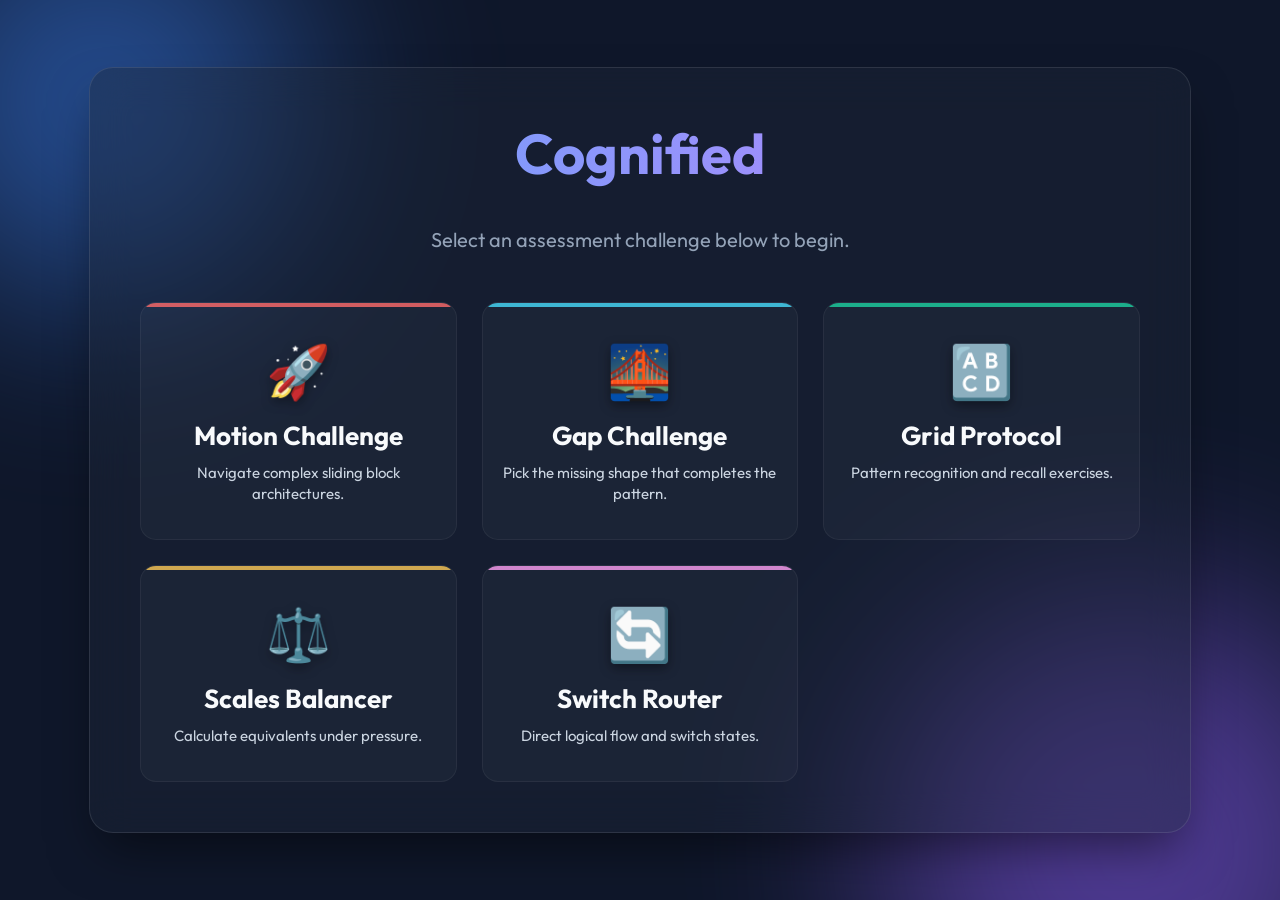
<file: index.html>
<!DOCTYPE html>
<html lang="en">
<head>
  <meta charset="UTF-8">
  <meta name="viewport" content="width=device-width, initial-scale=1.0, maximum-scale=1.0, user-scalable=no">
  <title>Assessment Hub</title>
  <link rel="stylesheet" href="css/styles.css">
  <link rel="stylesheet" href="https://fonts.googleapis.com/css2?family=Outfit:wght@400;600;800&display=swap">
</head>
<body>

<div class="background-orbs">
  <div class="orb orb-1"></div>
  <div class="orb orb-2"></div>
</div>

<div class="container">
  <header>
    <h1>Cognified</h1>
    <p>Select an assessment challenge below to begin.</p>
  </header>

  <div class="game-grid">
    <a href="games/motion.html" class="game-card" style="--accent: #ff6b6b;">
      <div class="icon">🚀</div>
      <h3>Motion Challenge</h3>
      <p>Navigate complex sliding block architectures.</p>
    </a>
    
    <a href="games/gap.html" class="game-card" style="--accent: #48dbfb;">
      <div class="icon">🌉</div>
      <h3>Gap Challenge</h3>
      <p>Pick the missing shape that completes the pattern.</p>
    </a>

    <a href="games/grid.html" class="game-card" style="--accent: #1dd1a1;">
      <div class="icon">🔠</div>
      <h3>Grid Protocol</h3>
      <p>Pattern recognition and recall exercises.</p>
    </a>

    <a href="games/scales.html" class="game-card" style="--accent: #feca57;">
      <div class="icon">⚖️</div>
      <h3>Scales Balancer</h3>
      <p>Calculate equivalents under pressure.</p>
    </a>

    <a href="games/switch.html" class="game-card" style="--accent: #ff9ff3;">
      <div class="icon">🔄</div>
      <h3>Switch Router</h3>
      <p>Direct logical flow and switch states.</p>
    </a>
  </div>
</div>

</body>
</html>
</file>
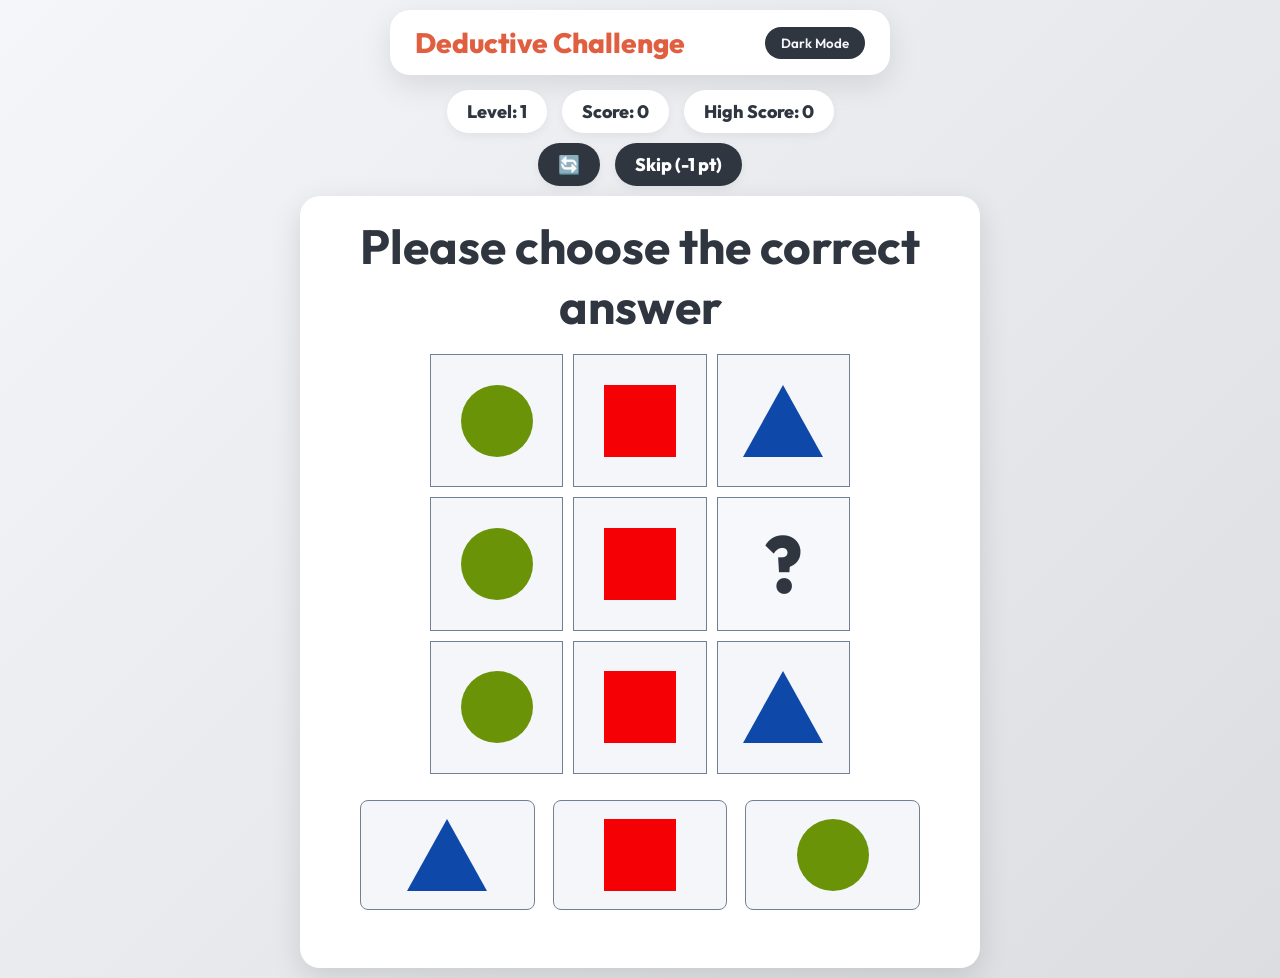
<file: games/gap.html>
<!DOCTYPE html>
<html lang="en">
<head>
  <meta charset="UTF-8">
  <meta name="viewport" content="width=device-width, initial-scale=1.0, maximum-scale=1.0, user-scalable=no">
  <link rel="stylesheet" href="../css/game.css">
  <title>Gap Challenge</title>
</head>
<body>
  <div class="header-container">
    <h2>Deductive Challenge</h2>
    <button id="theme-toggle">Dark Mode</button>
  </div>

  <div class="stats-container">
    <p id="level-display">Level: 1</p>
    <p id="score-display">Score: 0</p>
    <p id="highscore-display">High Score: 0</p>
  </div>

  <div class="stats-container">
    <button id="restart-btn" class="skip-btn" title="Restart Challenge" aria-label="Restart Challenge">🔄</button>
    <button id="skip-btn" class="skip-btn">Skip (-1 pt)</button>
  </div>

  <section class="deductive-panel" aria-live="polite">
    <h3 class="deductive-title">Please choose the correct answer</h3>

    <div id="deductive-grid" class="deductive-grid"></div>

    <div id="deductive-options" class="deductive-options"></div>

    <p id="feedback" class="gap-feedback"></p>
  </section>

  <div id="level-overlay" class="overlay">
    <div class="overlay-content">
      <h3 id="overlay-message">Correct!</h3>
      <button id="next-level-btn">Next Puzzle</button>
    </div>
  </div>

  <script src="../js/games/gap.js"></script>
</body>
</html>
</file>
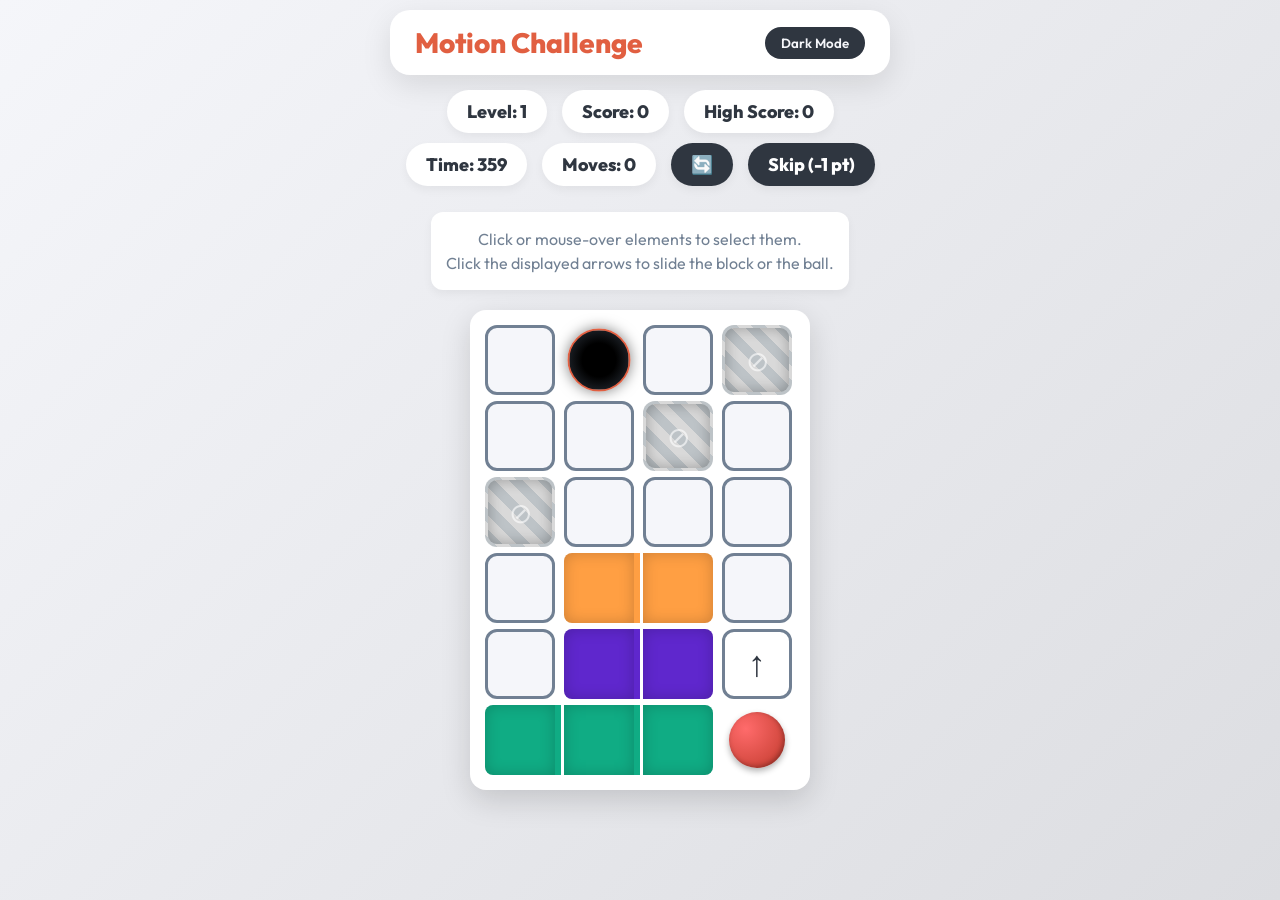
<file: games/motion.html>
<!DOCTYPE html>
<html>
<head>
  <meta charset="UTF-8">
  <meta name="viewport" content="width=device-width, initial-scale=1.0, maximum-scale=1.0, user-scalable=no">
  <link rel="stylesheet" href="../css/game.css">
  <title>Motion Game</title>
</head>
<body>

<div class="header-container">
  <h2>Motion Challenge</h2>
  <button id="theme-toggle">Dark Mode</button>
</div>

<div class="stats-container">
  <p id="level-display">Level: 1</p>
  <p id="score-display">Score: 0</p>
  <p id="highscore-display">High Score: 0</p>
</div>
<div class="stats-container">
  <p id="timer">Time: 60</p>
  <p id="moves">Moves: 0</p>
  <button id="restart-btn" class="skip-btn" title="Restart Level" aria-label="Restart Level">🔄</button>
  <button id="skip-btn" class="skip-btn">Skip (-1 pt)</button>
</div>

<p class="instructions">
Click or mouse-over elements to select them.<br>
Click the displayed arrows to slide the block or the ball.
</p>

<div id="grid" class="grid"></div>

<!-- Success Overlay -->
<div id="level-overlay" class="overlay">
  <div class="overlay-content">
    <h3>Level Complete!</h3>
    <button id="next-level-btn">Next Level</button>
  </div>
</div>

<script type="module" src="../js/games/motion.js"></script>

</body>
</html>
</file>
<file: css/styles.css>
body {
  font-family: 'Outfit', sans-serif;
  background: #0f172a;
  color: #f8fafc;
  margin: 0;
  min-height: 100vh;
  display: flex;
  justify-content: center;
  align-items: center;
  overflow-x: hidden;
}

.background-orbs {
  position: fixed;
  top: 0; left: 0; right: 0; bottom: 0;
  z-index: -1;
  overflow: hidden;
  background: #0f172a;
}
.orb {
  position: absolute;
  border-radius: 50%;
  filter: blur(100px);
  opacity: 0.5;
}
.orb-1 {
  background: #3b82f6;
  width: 400px; height: 400px;
  top: -100px; left: -100px;
  animation: float 10s ease-in-out infinite alternate;
}
.orb-2 {
  background: #8b5cf6;
  width: 500px; height: 500px;
  bottom: -200px; right: -100px;
  animation: float 15s ease-in-out infinite alternate-reverse;
}
@keyframes float {
  0% { transform: translate(0, 0); }
  100% { transform: translate(50px, 50px); }
}

.container {
  max-width: 1000px;
  width: 90%;
  padding: 50px;
  background: rgba(30, 41, 59, 0.4);
  backdrop-filter: blur(20px);
  border: 1px solid rgba(255, 255, 255, 0.1);
  border-radius: 24px;
  box-shadow: 0 25px 50px -12px rgba(0, 0, 0, 0.5);
  text-align: center;
}

header h1 {
  font-size: 56px;
  margin-top: 0;
  background: linear-gradient(to right, #60a5fa, #c084fc);
  -webkit-background-clip: text;
  background-clip: text;
  color: transparent;
}
header p {
  color: #94a3b8;
  font-size: 20px;
  margin-bottom: 50px;
}

.game-grid {
  display: grid;
  grid-template-columns: repeat(auto-fit, minmax(250px, 1fr));
  gap: 25px;
}

.game-card {
  background: rgba(255, 255, 255, 0.03);
  border: 1px solid rgba(255, 255, 255, 0.05);
  border-radius: 16px;
  padding: 35px 20px;
  text-decoration: none;
  color: #f8fafc;
  transition: all 0.3s ease;
  position: relative;
  overflow: hidden;
  display: flex;
  flex-direction: column;
  align-items: center;
}

.game-card::before {
  content: '';
  position: absolute;
  top: 0; left: 0; width: 100%; height: 4px;
  background: var(--accent);
  transition: height 0.3s ease;
  z-index: 0;
  opacity: 0.8;
}

.game-card:hover {
  transform: translateY(-8px);
  background: rgba(255, 255, 255, 0.08);
  border-color: rgba(255, 255, 255, 0.2);
  box-shadow: 0 15px 35px rgba(0,0,0,0.4);
}

.game-card:hover::before {
  height: 100%;
  opacity: 0.1;
}

.game-card .icon {
  font-size: 52px;
  margin-bottom: 15px;
  z-index: 1;
  filter: drop-shadow(0 4px 6px rgba(0,0,0,0.4));
  transition: transform 0.3s ease;
}

.game-card:hover .icon {
  transform: scale(1.1);
}

.game-card h3 {
  margin: 0 0 10px 0;
  font-size: 26px;
  z-index: 1;
}

.game-card p {
  margin: 0;
  font-size: 15px;
  line-height: 1.4;
  color: #cbd5e1;
  z-index: 1;
}
</file>
<file: css/game.css>
@import url("https://fonts.googleapis.com/css2?family=Outfit:wght@400;600;800&display=swap");

:root {
  --bg-top: #f5f6fa;
  --bg-bottom: #dcdde1;
  --text-main: #2f3640;
  --text-muted: #718093;
  --header-text: #e15f41;
  --cell-bg: #f5f6fa;
  --cell-border: #718093;
  --board-bg: #fff;
  --overlay-bg: rgba(255, 255, 255, 0.85);

  --block-1: #1dd1a1;
  --block-2: #5f27cd;
  --locked-bg: #bdc3c7;
}

[data-theme="dark"] {
  --bg-top: #192a56;
  --bg-bottom: #273c75;
  --text-main: #f5f6fa;
  --text-muted: #dcdde1;
  --header-text: #ffb142;
  --cell-bg: #353b48;
  --cell-border: #f5f6fa;
  --board-bg: #2f3640;
  --overlay-bg: rgba(0, 0, 0, 0.85);

  --block-1: #10ac84;
  --block-2: #341f97;
  --locked-bg: #718093;
}

body {
  font-family: "Outfit", sans-serif;
  text-align: center;
  background: linear-gradient(135deg, var(--bg-top), var(--bg-bottom));
  margin: 0;
  color: var(--text-main);
  min-height: 100vh;
  transition: all 0.3s ease;
  display: flex;
  flex-direction: column;
  align-items: center;
  padding: 10px;
  overflow-x: hidden;
  box-sizing: border-box;
}

/* Header */
.header-container {
  display: flex;
  justify-content: space-between;
  align-items: center;
  flex-wrap: nowrap;
  width: 100%;
  max-width: 500px;
  background: var(--board-bg);
  padding: clamp(10px, 3vw, 15px) clamp(15px, 4vw, 25px);
  border-radius: 20px;
  box-shadow: 0 10px 30px rgba(0, 0, 0, 0.1);
  box-sizing: border-box;
  margin-bottom: 15px;
}

h2 {
  margin: 0;
  font-size: clamp(20px, 5vw, 28px);
  color: var(--header-text);
  font-weight: 800;
  white-space: nowrap;
}

/* Theme Toggle */
#theme-toggle {
  background: var(--text-main);
  color: var(--bg-top);
  border: none;
  padding: 8px 16px;
  border-radius: 20px;
  font-family: "Outfit", sans-serif;
  font-weight: 600;
  cursor: pointer;
  transition:
    transform 0.2s,
    background 0.3s,
    color 0.3s;
}

#theme-toggle:hover {
  transform: scale(1.05);
}

/* Stats */
.stats-container {
  display: flex;
  justify-content: center;
  align-items: center;
  flex-wrap: nowrap;
  width: 100%;
  max-width: 500px;
  gap: clamp(5px, 2vw, 15px);
  margin-bottom: 10px;
}

#timer,
#moves,
#level-display,
#score-display,
#highscore-display {
  font-size: clamp(12px, 3.5vw, 18px);
  font-weight: 800;
  margin: 0;
  padding: clamp(5px, 1.5vw, 10px) clamp(10px, 3vw, 20px);
  background: var(--board-bg);
  border-radius: 30px;
  white-space: nowrap;
  box-shadow: 0 4px 10px rgba(0, 0, 0, 0.05);
  transition: background 0.3s;
}

.skip-btn {
  background: var(--text-main);
  color: var(--board-bg);
  border: none;
  font-family: inherit;
  border-radius: 30px;
  padding: clamp(5px, 1.5vw, 10px) clamp(10px, 3vw, 20px);
  font-weight: 800;
  white-space: nowrap;
  font-size: clamp(12px, 3.5vw, 18px);
  cursor: pointer;
  transition: all 0.2s;
  box-shadow: 0 4px 10px rgba(0, 0, 0, 0.05);
}

.skip-btn:hover {
  transform: translateY(-2px);
  opacity: 0.9;
}

p.instructions {
  color: var(--text-muted);
  font-size: 16px;
  line-height: 1.5;
  max-width: 500px;
  background: var(--board-bg);
  padding: 15px;
  border-radius: 12px;
  box-shadow: 0 4px 10px rgba(0, 0, 0, 0.05);
  margin-bottom: 20px;
}

/* Grid Container */
.grid {
  display: grid;
  gap: 6px;
  justify-content: center;
  padding: 15px;
  background: var(--board-bg);
  border-radius: 16px;
  box-shadow: 0 10px 30px rgba(0, 0, 0, 0.15);
  transition: background 0.3s;
  width: 100%;
  max-width: 340px;
  box-sizing: border-box;
}

/* Cells */
.cell {
  width: 100%;
  aspect-ratio: 1;
  max-width: 70px;
  max-height: 70px;
  background: var(--cell-bg);
  border-radius: 12px;
  position: relative;
  border: 3px solid var(--cell-border);
  box-sizing: border-box;
  transition: all 0.2s;
  display: flex !important;
  align-items: center;
  justify-content: center;
  cursor: pointer;
  touch-action: manipulation;
  -webkit-tap-highlight-color: transparent;
}

/* Ball */
.ball {
  background: radial-gradient(circle at 30% 30%, #ff6b6b, #c0392b) !important;
  border-radius: 50% !important;
  box-shadow:
    inset -2px -2px 6px rgba(0, 0, 0, 0.3),
    0 4px 8px rgba(0, 0, 0, 0.3) !important;
  transform: scale(0.8);
  border: none !important;
}

/* Exit */
.exit {
  background: radial-gradient(circle, #000 40%, #2f3640) !important;
  border-radius: 50% !important;
  box-shadow: 0 0 15px rgba(0, 0, 0, 0.5) !important;
  transform: scale(0.9);
  animation: pulse 2s infinite;
  border: 2px solid #e15f41 !important;
}

@keyframes pulse {
  0% {
    transform: scale(0.9);
  }
  50% {
    transform: scale(1);
  }
  100% {
    transform: scale(0.9);
  }
}

/* Unified Blocks */
.block {
  border-radius: 8px !important;
  border: none !important;
  box-shadow: inset 0 0 15px rgba(0, 0, 0, 0.2) !important;
  z-index: 2;
}

.block-color-0 {
  background: #10ac84 !important;
}
.block-color-1 {
  background: #5f27cd !important;
}
.block-color-2 {
  background: #ff9f43 !important;
}
.block-color-3 {
  background: #0abde3 !important;
}
.block-color-4 {
  background: #ee5253 !important;
}
.block-color-5 {
  background: #feca57 !important;
}

/* Bridge the gaps */
.bridge-right::after {
  content: "";
  position: absolute;
  top: 0;
  bottom: 0;
  right: -6px; /* gap size */
  width: 6px;
  background: inherit;
  z-index: 5;
}

.bridge-bottom::before {
  content: "";
  position: absolute;
  left: 0;
  right: 0;
  bottom: -6px; /* gap size */
  height: 6px;
  background: inherit;
  z-index: 5;
}

/* Remove internal borders */
.bridge-right {
  border-top-right-radius: 0 !important;
  border-bottom-right-radius: 0 !important;
}
.unborder-left {
  border-top-left-radius: 0 !important;
  border-bottom-left-radius: 0 !important;
}
.bridge-bottom {
  border-bottom-left-radius: 0 !important;
  border-bottom-right-radius: 0 !important;
}
.unborder-top {
  border-top-left-radius: 0 !important;
  border-top-right-radius: 0 !important;
}

/* Selected */
.selected {
  filter: brightness(1.3) drop-shadow(0 0 10px #fbc531) !important;
  z-index: 15 !important;
}

/* Locked tiles */
.locked {
  background: repeating-linear-gradient(45deg, var(--locked-bg), var(--locked-bg) 10px, rgba(0,0,0,0.15) 10px, rgba(0,0,0,0.15) 20px) !important;
  border-color: transparent !important;
  box-shadow: inset 0 0 15px rgba(0,0,0,0.3) !important;
}
.locked::after {
  content: "⊘";
  position: absolute;
  top: 50%;
  left: 50%;
  transform: translate(-50%, -50%);
  font-size: clamp(20px, 6vw, 28px);
  color: rgba(255, 255, 255, 0.6);
}

/* Arrows for mouse moves */
.arrow {
  cursor: pointer;
  font-size: clamp(24px, 8vw, 36px);
  font-weight: bold;
  color: var(--text-main);
  text-shadow:
    0 0 5px var(--board-bg),
    0 0 10px var(--board-bg);
  background: transparent;
  user-select: none;
  z-index: 20;
  display: flex !important;
  align-items: center;
  justify-content: center;
  font-family: Arial, "Segoe UI", sans-serif;
  transition: transform 0.15s ease-in-out;
}

.arrow:hover {
  transform: scale(1.3);
}

/* Overlay */
.overlay {
  position: fixed;
  top: 0;
  left: 0;
  right: 0;
  bottom: 0;
  background: rgba(0, 0, 0, 0.6);
  display: flex;
  align-items: center;
  justify-content: center;
  z-index: 100;
  opacity: 0;
  pointer-events: none;
  transition: opacity 0.4s ease;
  backdrop-filter: blur(8px);
  -webkit-backdrop-filter: blur(8px);
}

.overlay.active {
  opacity: 1;
  pointer-events: all;
}

.overlay-content {
  background: var(--board-bg);
  padding: clamp(30px, 5vw, 40px);
  border-radius: 24px;
  text-align: center;
  box-shadow: 0 25px 50px rgba(0, 0, 0, 0.5);
  transform: scale(0.9) translateY(20px);
  transition: transform 0.4s cubic-bezier(0.175, 0.885, 0.32, 1.275), background 0.3s;
  border: 1px solid rgba(255, 255, 255, 0.1);
}

.overlay.active .overlay-content {
  transform: scale(1) translateY(0);
}

.overlay-content h3 {
  font-size: 36px;
  margin-top: 0;
  color: var(--header-text);
}

#next-level-btn {
  background: var(--header-text);
  color: #fff;
  border: none;
  padding: 15px 30px;
  font-size: 20px;
  font-weight: 600;
  border-radius: 30px;
  cursor: pointer;
  font-family: inherit;
  transition:
    transform 0.2s,
    box-shadow 0.2s;
}

#next-level-btn:hover {
  transform: translateY(-2px);
  box-shadow: 0 5px 15px rgba(0, 0, 0, 0.2);
}

/* Gap Challenge */
.gap-panel {
  width: 100%;
  max-width: 500px;
  background: var(--board-bg);
  border-radius: 16px;
  box-shadow: 0 10px 30px rgba(0, 0, 0, 0.12);
  padding: clamp(12px, 3vw, 20px);
  box-sizing: border-box;
}

.gap-panel h3 {
  margin: 0 0 12px 0;
  font-size: clamp(20px, 4.5vw, 28px);
}

.gap-sequence {
  margin: 0;
  font-size: clamp(20px, 6vw, 34px);
  letter-spacing: 1px;
  font-weight: 800;
  color: var(--header-text);
}

.gap-options {
  margin-top: 18px;
  display: grid;
  grid-template-columns: repeat(2, minmax(120px, 1fr));
  gap: 10px;
}

.gap-option {
  border: none;
  border-radius: 12px;
  padding: 14px;
  background: var(--text-main);
  color: var(--board-bg);
  font-weight: 800;
  font-size: clamp(16px, 4vw, 20px);
  cursor: pointer;
  transition: transform 0.2s ease, opacity 0.2s ease;
}

.gap-option:hover:not(:disabled) {
  transform: translateY(-2px);
  opacity: 0.9;
}

.gap-option:disabled {
  cursor: not-allowed;
  opacity: 0.7;
}

.gap-feedback {
  min-height: 24px;
  margin: 14px 0 0;
  font-weight: 700;
  color: var(--text-muted);
}

/* Deductive Challenge */
.deductive-panel {
  width: 100%;
  max-width: 680px;
  background: var(--board-bg);
  border-radius: 20px;
  box-shadow: 0 10px 30px rgba(0, 0, 0, 0.12);
  padding: clamp(12px, 3vw, 20px);
  box-sizing: border-box;
}

.deductive-title {
  margin: 0 0 18px;
  font-size: clamp(24px, 5vw, 48px);
}

.deductive-grid {
  width: min(420px, 100%);
  margin: 0 auto;
  display: grid;
  grid-template-columns: repeat(3, 1fr);
  gap: clamp(6px, 1.5vw, 10px);
}

.deductive-cell {
  aspect-ratio: 1;
  background: var(--cell-bg);
  border: 1px solid var(--cell-border);
  display: flex;
  align-items: center;
  justify-content: center;
}

.missing-mark {
  font-size: clamp(42px, 9vw, 78px);
  font-weight: 800;
  color: var(--text-main);
}

.deductive-options {
  width: min(560px, 100%);
  margin: 26px auto 0;
  display: grid;
  grid-template-columns: repeat(3, minmax(70px, 1fr));
  gap: clamp(10px, 2.8vw, 18px);
}

.deductive-option {
  background: var(--cell-bg);
  border: 1px solid var(--cell-border);
  border-radius: 8px;
  padding: clamp(10px, 2.6vw, 16px);
  min-height: clamp(84px, 20vw, 110px);
  display: flex;
  align-items: center;
  justify-content: center;
  cursor: pointer;
  transition: transform 0.15s ease, opacity 0.2s ease;
}

.deductive-option:hover:not(:disabled) {
  transform: translateY(-2px);
}


.deductive-option:disabled {
  cursor: not-allowed;
  opacity: 0.7;
}

.deductive-cell.missing {
  background: color-mix(in srgb, var(--cell-bg) 80%, var(--board-bg) 20%);
}

.token {
  width: clamp(42px, 11vw, 72px);
  height: clamp(42px, 11vw, 72px);
}

.token.circle {
  border-radius: 50%;
}

.token.square {
  border-radius: 0;
}

.token.triangle {
  width: 0;
  height: 0;
  border-left: clamp(24px, 6vw, 40px) solid transparent;
  border-right: clamp(24px, 6vw, 40px) solid transparent;
  border-bottom: clamp(42px, 11vw, 72px) solid #0e48a8;
}

.token.green.circle,
.token.green.square {
  background: #6a9308;
}

.token.red.circle,
.token.red.square {
  background: #f40005;
}

.token.blue.circle,
.token.blue.square {
  background: #0e48a8;
}

.token.blue.triangle {
  border-bottom-color: #0e48a8;
}

.token.green.triangle {
  border-bottom-color: #6a9308;
}

.token.red.triangle {
  border-bottom-color: #f40005;
}


@media (max-width: 480px) {
  .deductive-title {
    font-size: clamp(20px, 7vw, 30px);
  }

  .deductive-option {
    border-radius: 6px;
  }

  .stats-container {
    flex-wrap: wrap;
  }
}
</file>
